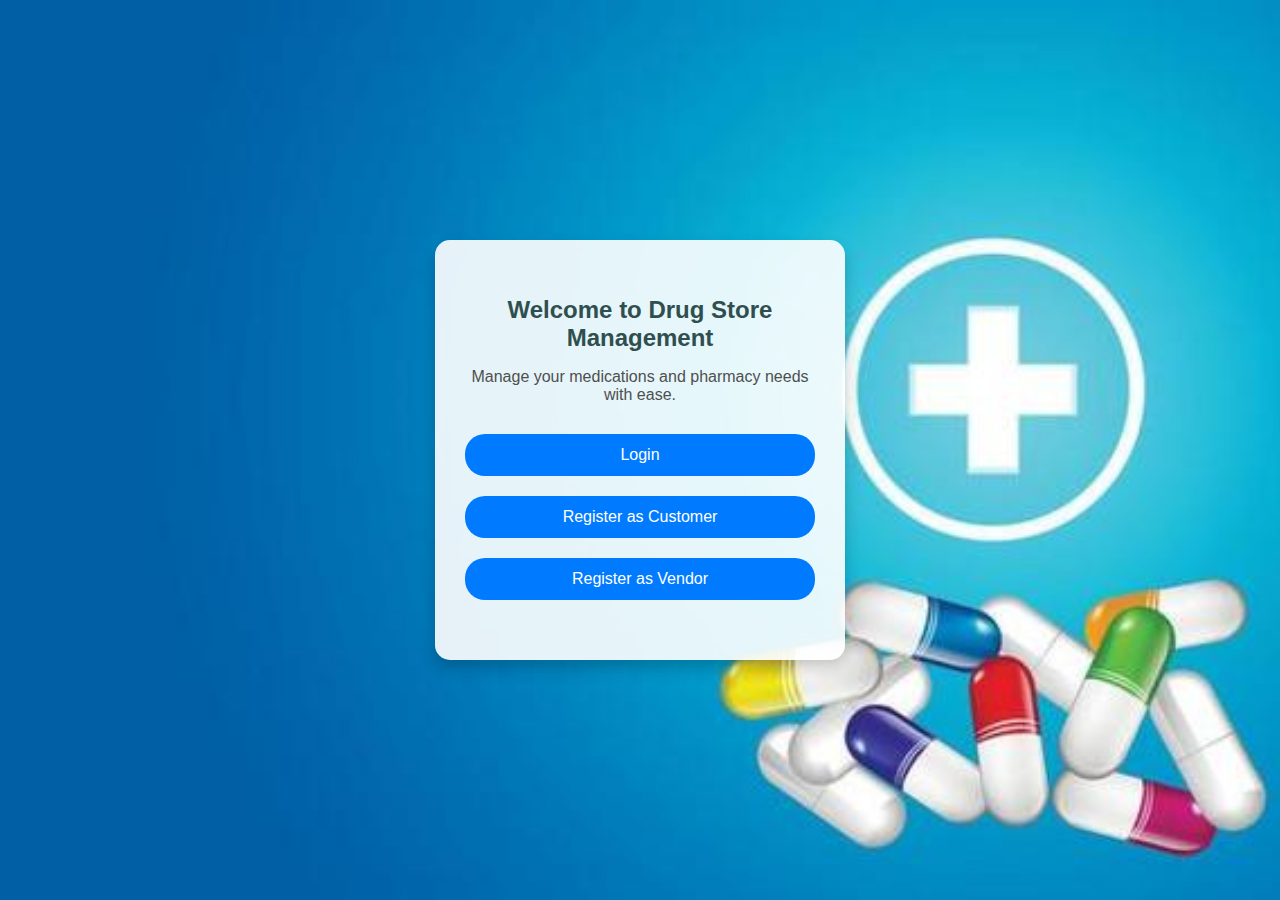
<file: Pharmacy-Drug-Mangement/WebContent/Index.html>
<!DOCTYPE html>
<html lang="en">
<head>
    <meta charset="UTF-8">
    <meta name="viewport" content="width=device-width, initial-scale=1.0">
    <title>Drug Store Management</title>
    <link rel="stylesheet" href="css/Index.css">
</head>
<body>
    <div class="container">
        <div class="indexbox">
            <h1>Welcome to Drug Store Management</h1>
            <p>Manage your medications and pharmacy needs with ease.</p>
            <div class="buttons">
                <form action="Login.html">
                    <button class="button">Login</button>
                </form>
                <form action="Register.html">
                    <button class="button">Register as Customer</button>
                </form>
                <form action="SellerRegister.html">
                    <button class="button">Register as Vendor</button>
                </form>
            </div>
        </div>
    </div>
</body>
</html>
</file>
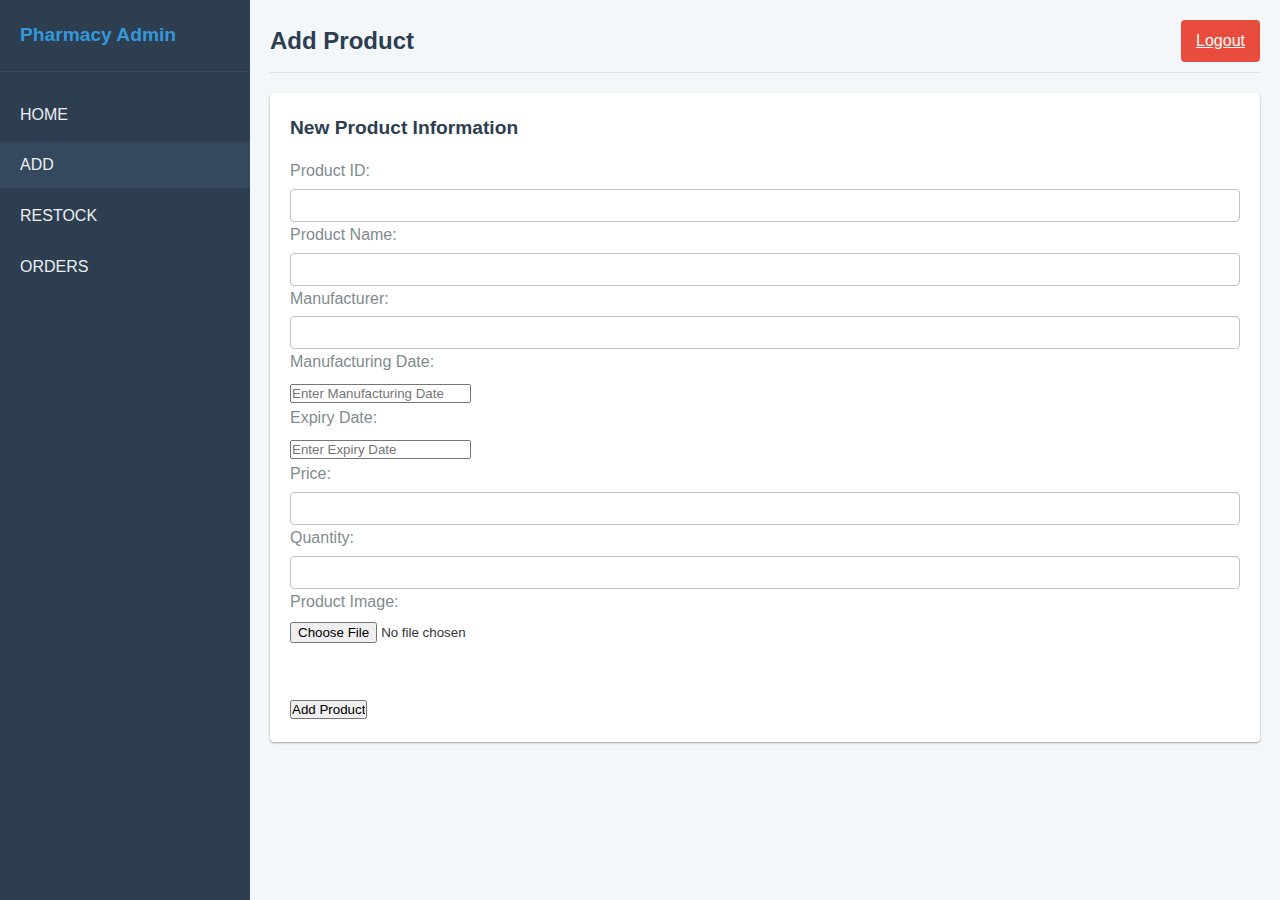
<file: Pharmacy-Drug-Mangement/WebContent/AddProduct.html>
<!DOCTYPE html>
<html lang="en">
<head>
    <meta charset="UTF-8">
    <meta name="viewport" content="width=device-width, initial-scale=1.0">
    <title>Add Product</title>
    <link rel="stylesheet" href="css/admin-style.css">
</head>
<body>
    <div class="main">
        <aside class="sidebar">
            <div class="sidebar-header">
                <h2>Pharmacy Admin</h2>
            </div>
            <ul class="nav-menu">
                <li class="nav-item"><a href="SellerHomepage.jsp" class="nav-link">HOME</a></li>
                <li class="nav-item"><a href="AddProduct.jsp" class="nav-link active">ADD</a></li>
                <li class="nav-item"><a href="AddInventory.jsp" class="nav-link">RESTOCK</a></li>
                <li class="nav-item"><a href="SellerOrders.jsp" class="nav-link">ORDERS</a></li>
            </ul>
        </aside>
        <div class="content-area">
            <div class="top-bar">
                <h1 class="page-title">Add Product</h1>
                <div class="user-info">
                    <a href="Logout.jsp" class="logout-btn">Logout</a>
                </div>
            </div>
            <div class="card">
                <h2 class="card-title">New Product Information</h2>
              <form action="AddProduct.jsp" method="post">
                    <label for="pid" class="form-label">Product ID:</label>
                    <input type="text" id="pid" name="pid" class="form-input" required>

                    <label for="pname" class="form-label">Product Name:</label>
                    <input type="text" id="pname" name="pname" class="form-input" required>

                    <label for="manufacturer" class="form-label">Manufacturer:</label>
                    <input type="text" id="manufacturer" name="manufacturer" class="form-input" required>

                    <label for="mfg" class="form-label">Manufacturing Date:</label>
<input type="text" name="mfg" placeholder="Enter Manufacturing Date"><br>

<label for="exp" class="form-label">Expiry Date:</label>
 <input type="text" name="exp" placeholder="Enter Expiry Date"><br>

                    <label for="price" class="form-label">Price:</label>
                    <input type="number" id="price" name="price" class="form-input" required>

                    <label for="quantity" class="form-label">Quantity:</label>
                    <input type="number" id="quantity" name="quantity" class="form-input" required>

                    <label for="image" class="form-label">Product Image:</label>
                    <input type="file" class="img" name="image"><br>
                    <textarea name="hidimg" id="hidinp" hidden></textarea><br><br>
    <input type="submit" value="Add Product" class="btn">
                </form>


            </div>
        </div>
    </div>
    <script>
        
        var btn=document.querySelector('.btn')
        var img=document.querySelector('.img');
        
        var dt=document.getElementById('hidinp');
        img.addEventListener('change',()=>{
        dt.innerText=`uploads/${img.files[0].name}`;
        console.log(dt)
        })
        
   
    </script>
</body>
</html>
</file>
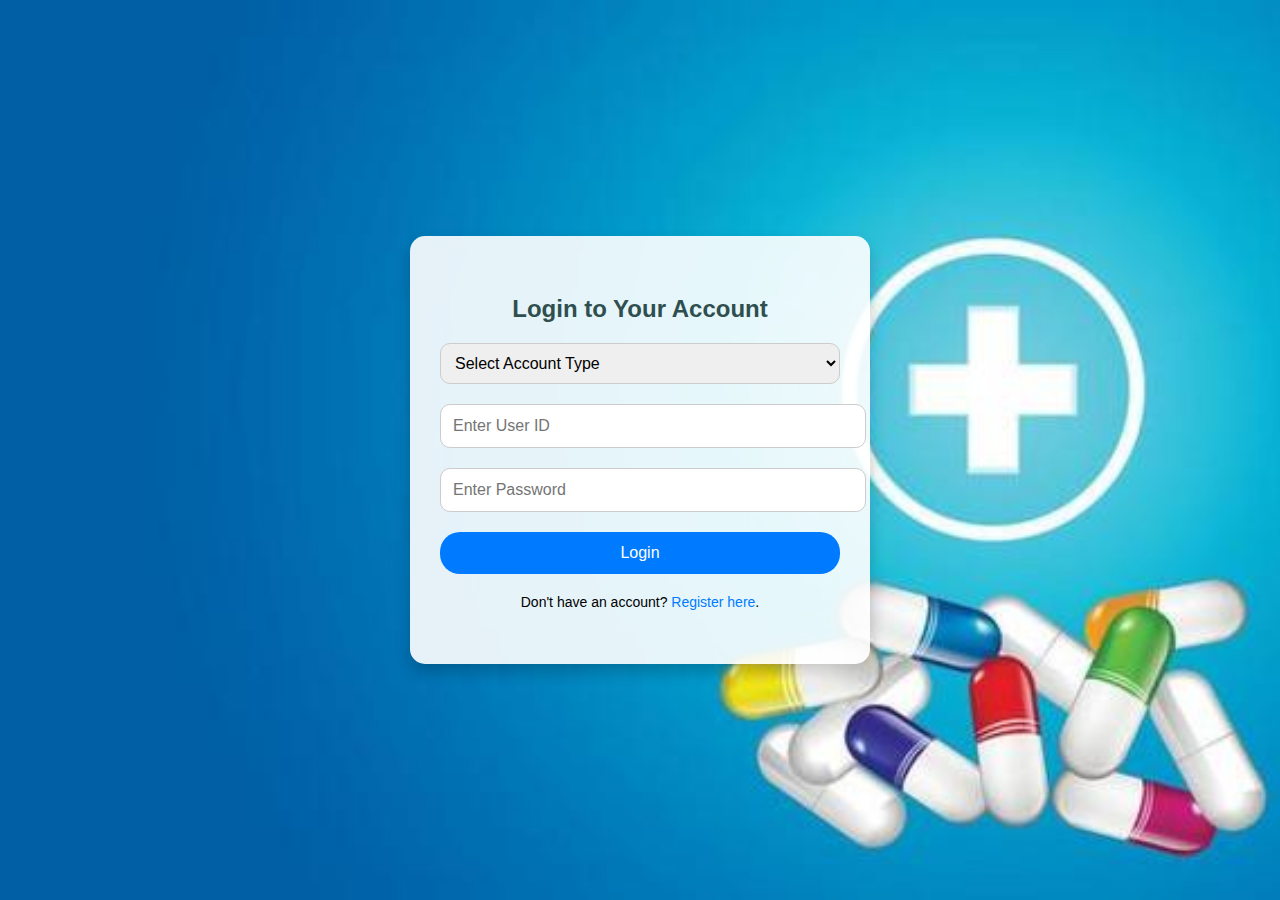
<file: Pharmacy-Drug-Mangement/WebContent/Login.html>
<!DOCTYPE html>
<html lang="en">
<head>
    <meta charset="UTF-8">
    <meta name="viewport" content="width=device-width, initial-scale=1.0">
    <title>Login</title>
    <link rel="stylesheet" href="css/Login.css">
</head>
<body>
    <div class="container">
        <form action="Login.jsp" method="post" class="loginbox">
            <h2>Login to Your Account</h2>
            <div class="customselect">
                <select name="utype" required>
                    <option value="" disabled selected>Select Account Type</option>
                    <option value="1">Customer</option>
                    <option value="2">Seller</option>
                </select>
            </div>
            <input type="text" name="userid" placeholder="Enter User ID" required>
            <input type="password" name="password" placeholder="Enter Password" required>
            <input type="submit" value="Login">
            <p class="register-link">
                Don't have an account? <a href="Index.html">Register here</a>.
            </p>
        </form>
    </div>
</body>
</html>
</file>
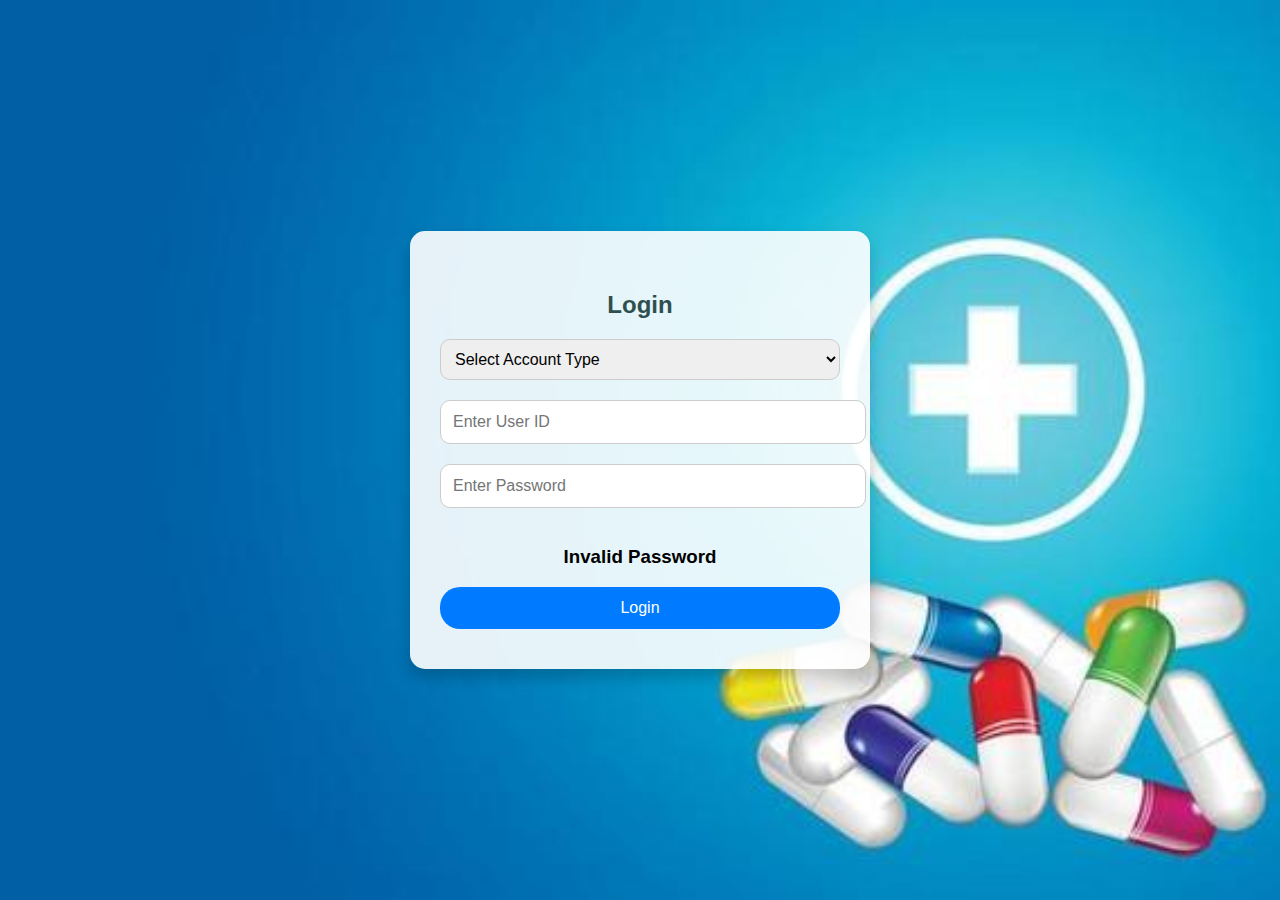
<file: Pharmacy-Drug-Mangement/WebContent/LoginError1.html>
<!DOCTYPE html>
<html>
<head>
<meta charset="ISO-8859-1">
<title>Login</title>
<link rel="stylesheet" href="css/Login.css">
</head>
<body>
	<form action="Login.jsp" method="post">
	<div class="container">
		<div class="loginbox">
			<h2>Login</h2>
				<div class="customselect">
					<div class="select">
  					<select  name="utype" required>
    					<option value="" selected disabled>Select Account Type</option>
    					<option value="1">Customer</option>
    					<option value="2">Seller</option>
  					</select>
					</div>
				</div>
			<input type="text" name="userid" placeholder="Enter User ID" required>
			<input type="password" name="password" placeholder="Enter Password" required>
			<h3>Invalid Password</h3>
			<input type="submit" value="Login">
		</div>
	</div>
	</form>
</body>
</html>
</file>
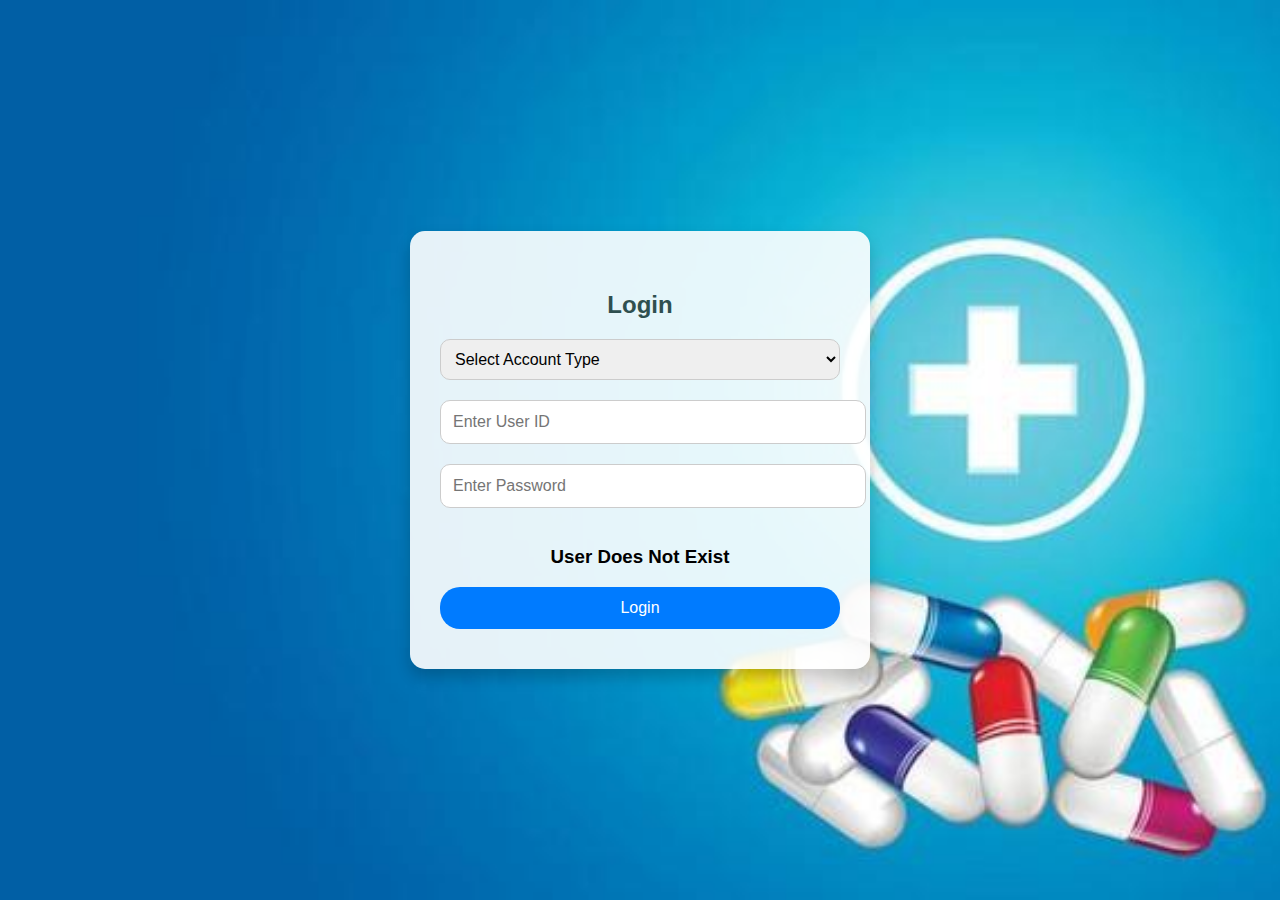
<file: Pharmacy-Drug-Mangement/WebContent/LoginError2.html>
<!DOCTYPE html>
<html>
<head>
<meta charset="ISO-8859-1">
<title>Login</title>
<link rel="stylesheet" href="css/Login.css">
</head>
<body>
	<form action="Login.jsp" method="post">
	<div class="container">
		<div class="loginbox">
			<h2>Login</h2>
				<div class="customselect">
					<div class="select">
  					<select  name="utype" required>
    					<option value="" selected disabled>Select Account Type</option>
    					<option value="1">Customer</option>
    					<option value="2">Seller</option>
  					</select>
					</div>
				</div>
			<input type="text" name="userid" placeholder="Enter User ID" required>
			<input type="password" name="password" placeholder="Enter Password" required>
			<h3>User Does Not Exist</h3>
			<input type="submit" value="Login">
		</div>
	</div>
	</form>
</body>
</html>
</file>
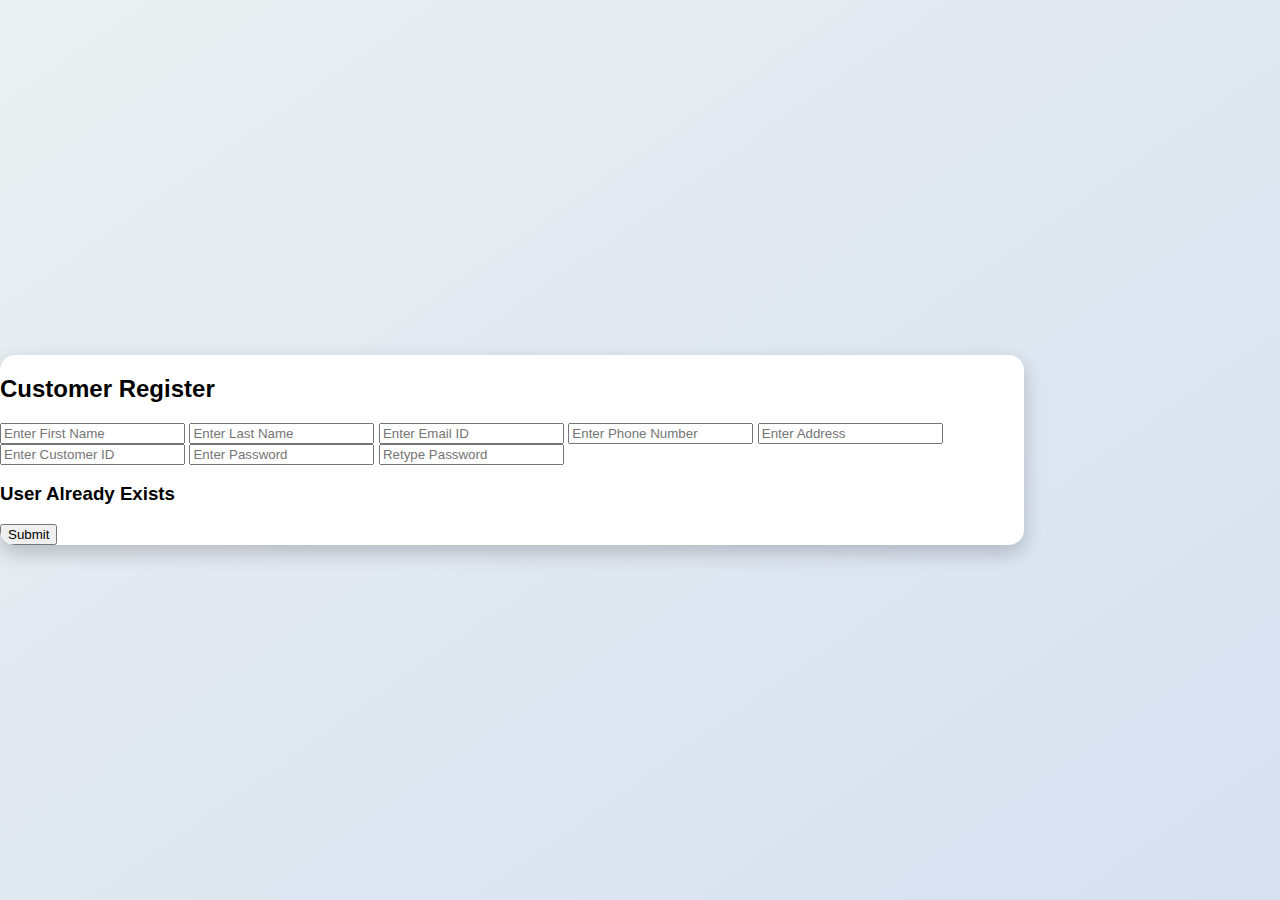
<file: Pharmacy-Drug-Mangement/WebContent/RegisterError1.html>
<!DOCTYPE html>
<html>
<head>
<meta charset="ISO-8859-1">
<title>Register</title>
<link rel="stylesheet" href="css/Register.css">
</head>
<body>
	<form action="Register.jsp" method="post">
	<div class="container">
		<div class="registerbox">
			<h2>Customer Register</h2>
			<input type="text" name="fname" placeholder="Enter First Name" required>
			<input type="text" name="lname" placeholder="Enter Last Name" required>
			<input type="text" name="email" placeholder="Enter Email ID" required>
			<input type="text"  name="phno" placeholder="Enter Phone Number" onkeypress="return event.charCode>= 48 && event.charCode<= 57" required>
			<input type="text" name="address" placeholder="Enter Address" required>
			<input type="text" name="uid" placeholder="Enter Customer ID" required>
			<input type="password" name="pass1" placeholder="Enter Password" required>
			<input type="password" name="pass2" placeholder="Retype Password" required>
			<h3>User Already Exists</h3>
			<input type="submit" value="Submit" >
		</div>
		</div>
	</form>
</body>
</html>
</file>
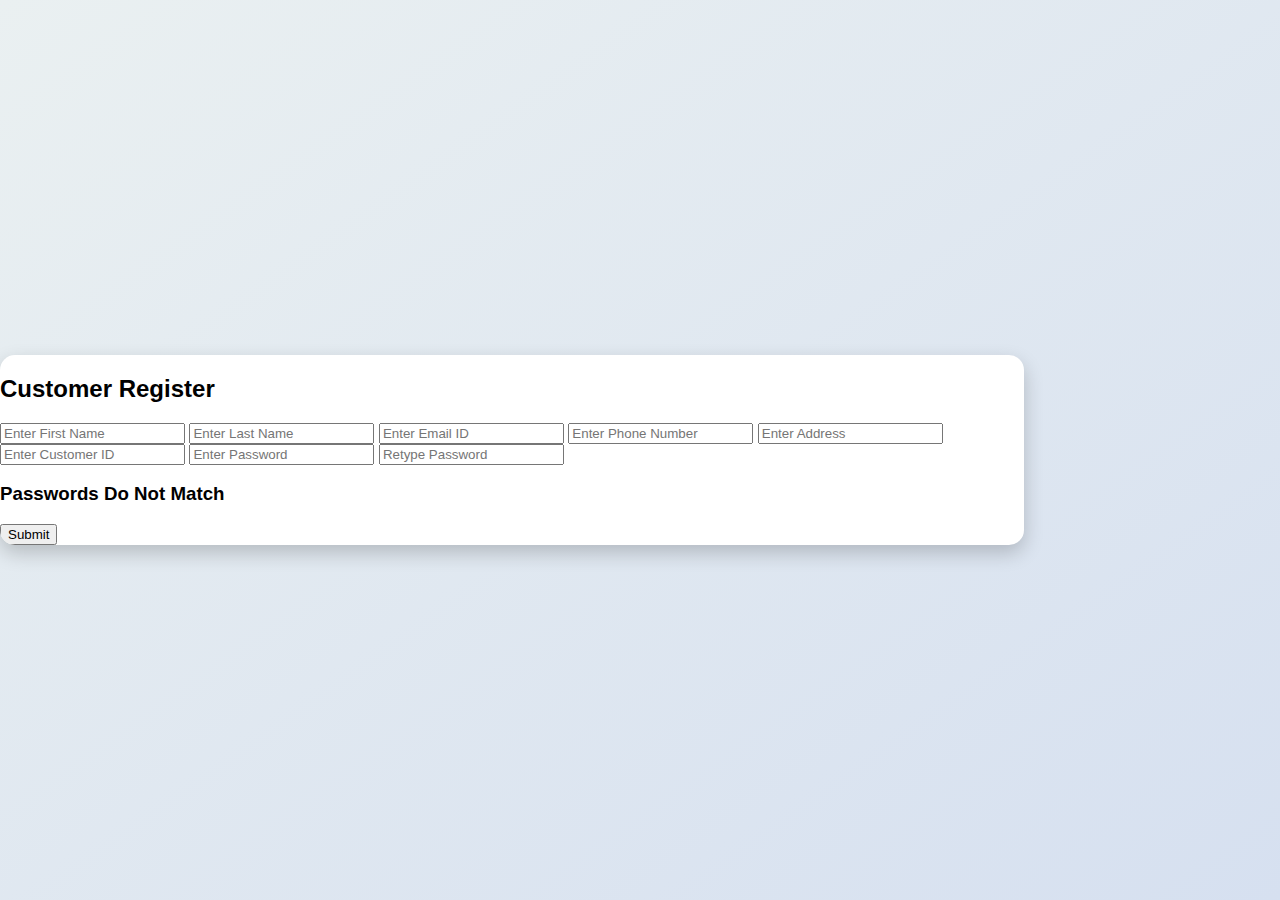
<file: Pharmacy-Drug-Mangement/WebContent/RegisterError2.html>
<!DOCTYPE html>
<html>
<head>
<meta charset="ISO-8859-1">
<title>Register</title>
<link rel="stylesheet" href="css/Register.css">
</head>
<body>
	<form action="Register.jsp" method="post">
	<div class="container">
		<div class="registerbox">
			<h2>Customer Register</h2>
			<input type="text" name="fname" placeholder="Enter First Name" required>
			<input type="text" name="lname" placeholder="Enter Last Name" required>
			<input type="text" name="email" placeholder="Enter Email ID" required>
			<input type="text"  name="phno" placeholder="Enter Phone Number" onkeypress="return event.charCode>= 48 && event.charCode<= 57" required>
			<input type="text" name="address" placeholder="Enter Address" required>
			<input type="text" name="uid" placeholder="Enter Customer ID" required>
			<input type="password" name="pass1" placeholder="Enter Password" required>
			<input type="password" name="pass2" placeholder="Retype Password" required>
			<h3>Passwords Do Not Match</h3>
			<input type="submit" value="Submit" >
		</div>
		</div>
	</form>
</body>
</html>
</file>
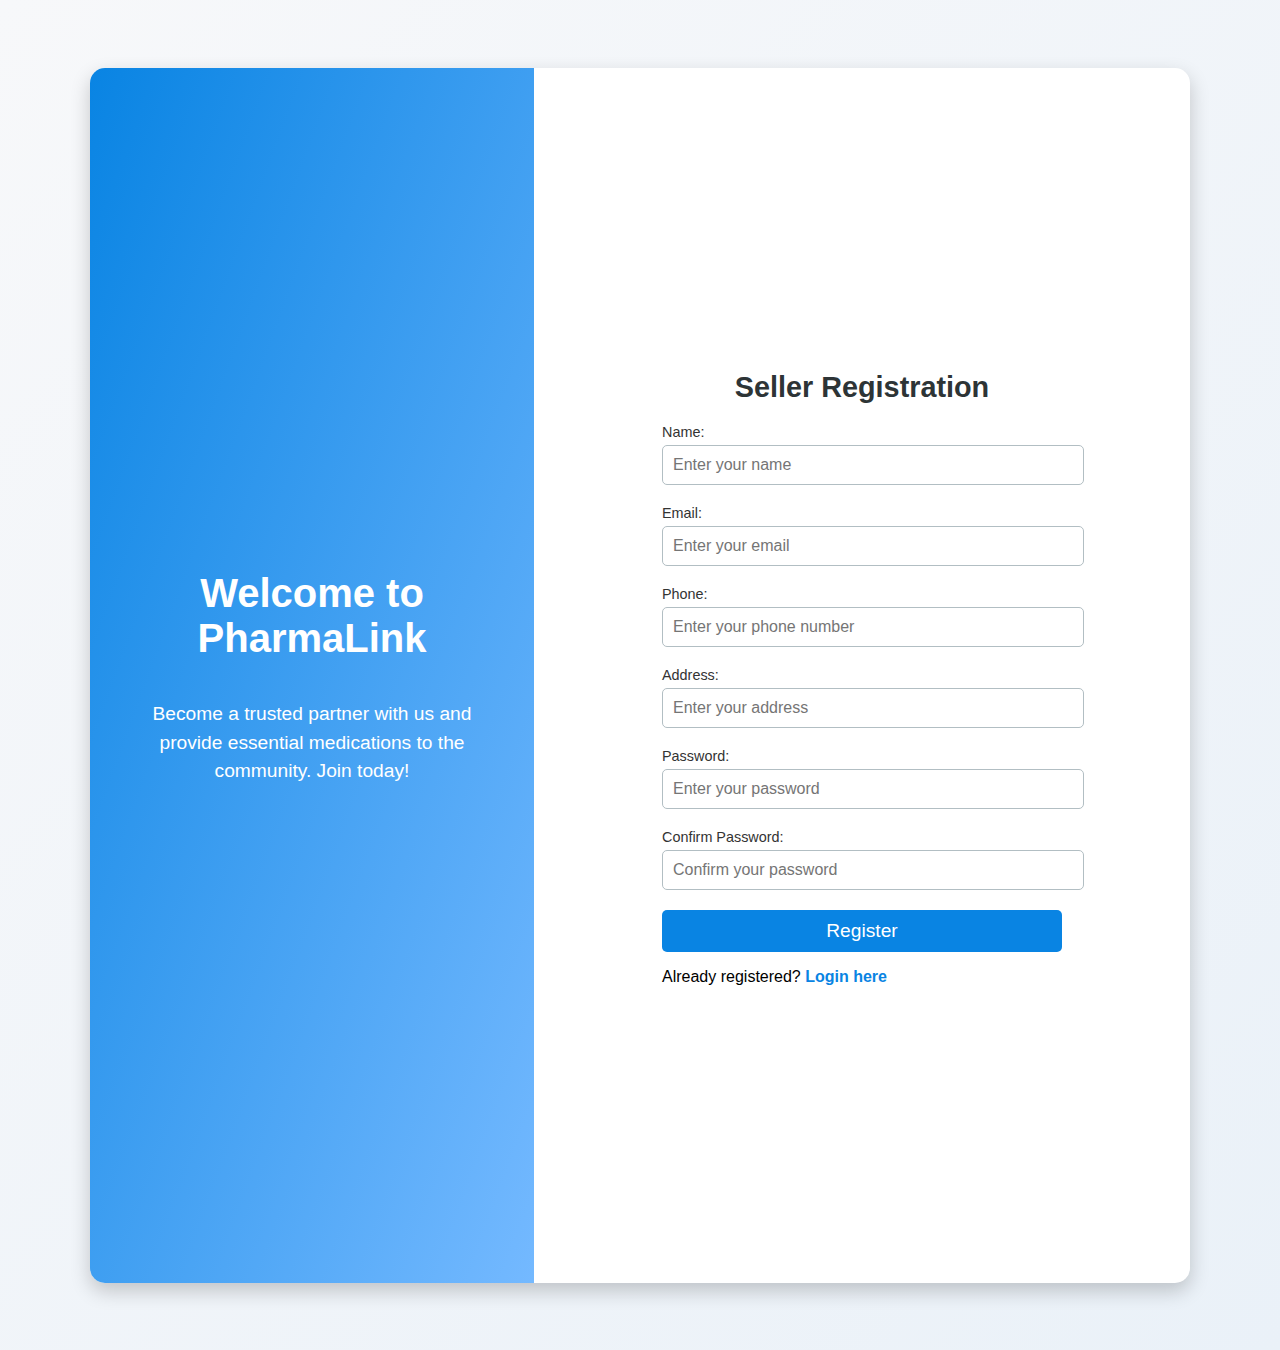
<file: Pharmacy-Drug-Mangement/WebContent/SellerRegister.html>
<!DOCTYPE html>
<html lang="en">
<head>
    <meta charset="UTF-8">
    <meta name="viewport" content="width=device-width, initial-scale=1.0">
    <title>Seller Registration</title>
    <link rel="stylesheet" href="css/SellerRegister.css">
</head>
<body>
    <div class="container">
        <!-- Left Section: Pharmacy-Themed Welcome -->
        <div class="left-section">
            <h1>Welcome to PharmaLink</h1>
            <p>Become a trusted partner with us and provide essential medications to the community. Join today!</p>
            
        </div>

        <!-- Right Section: Registration Form -->
        <div class="right-section">
            <form action="SellerRegister.jsp" method="post" class="register-form">
                <h2>Seller Registration</h2>

                <div class="form-group">
                    <label for="name">Name:</label>
                    <input type="text" id="name" name="name" placeholder="Enter your name" required>
                </div>
                
                <div class="form-group">
                    <label for="email">Email:</label>
                    <input type="email" id="email" name="email" placeholder="Enter your email" required>
                </div>
                
                <div class="form-group">
                    <label for="phone">Phone:</label>
                    <input type="text" id="phone" name="phone" placeholder="Enter your phone number" 
                        onkeypress="return event.charCode >= 48 && event.charCode <= 57" required>
                </div>
                
                <div class="form-group">
                    <label for="address">Address:</label>
                    <input type="text" id="address" name="address" placeholder="Enter your address" required>
                </div>
                
                <div class="form-group">
                    <label for="password">Password:</label>
                    <input type="password" id="password" name="password" placeholder="Enter your password" required>
                </div>
                
                <div class="form-group">
                    <label for="cpassword">Confirm Password:</label>
                    <input type="password" id="cpassword" name="cpassword" placeholder="Confirm your password" required>
                </div>
                
                <input type="submit" value="Register">
                <p>Already registered? <a href="Login.html" class="login-link">Login here</a></p>
            </form>
        </div>
    </div>
</body>
</html>
</file>
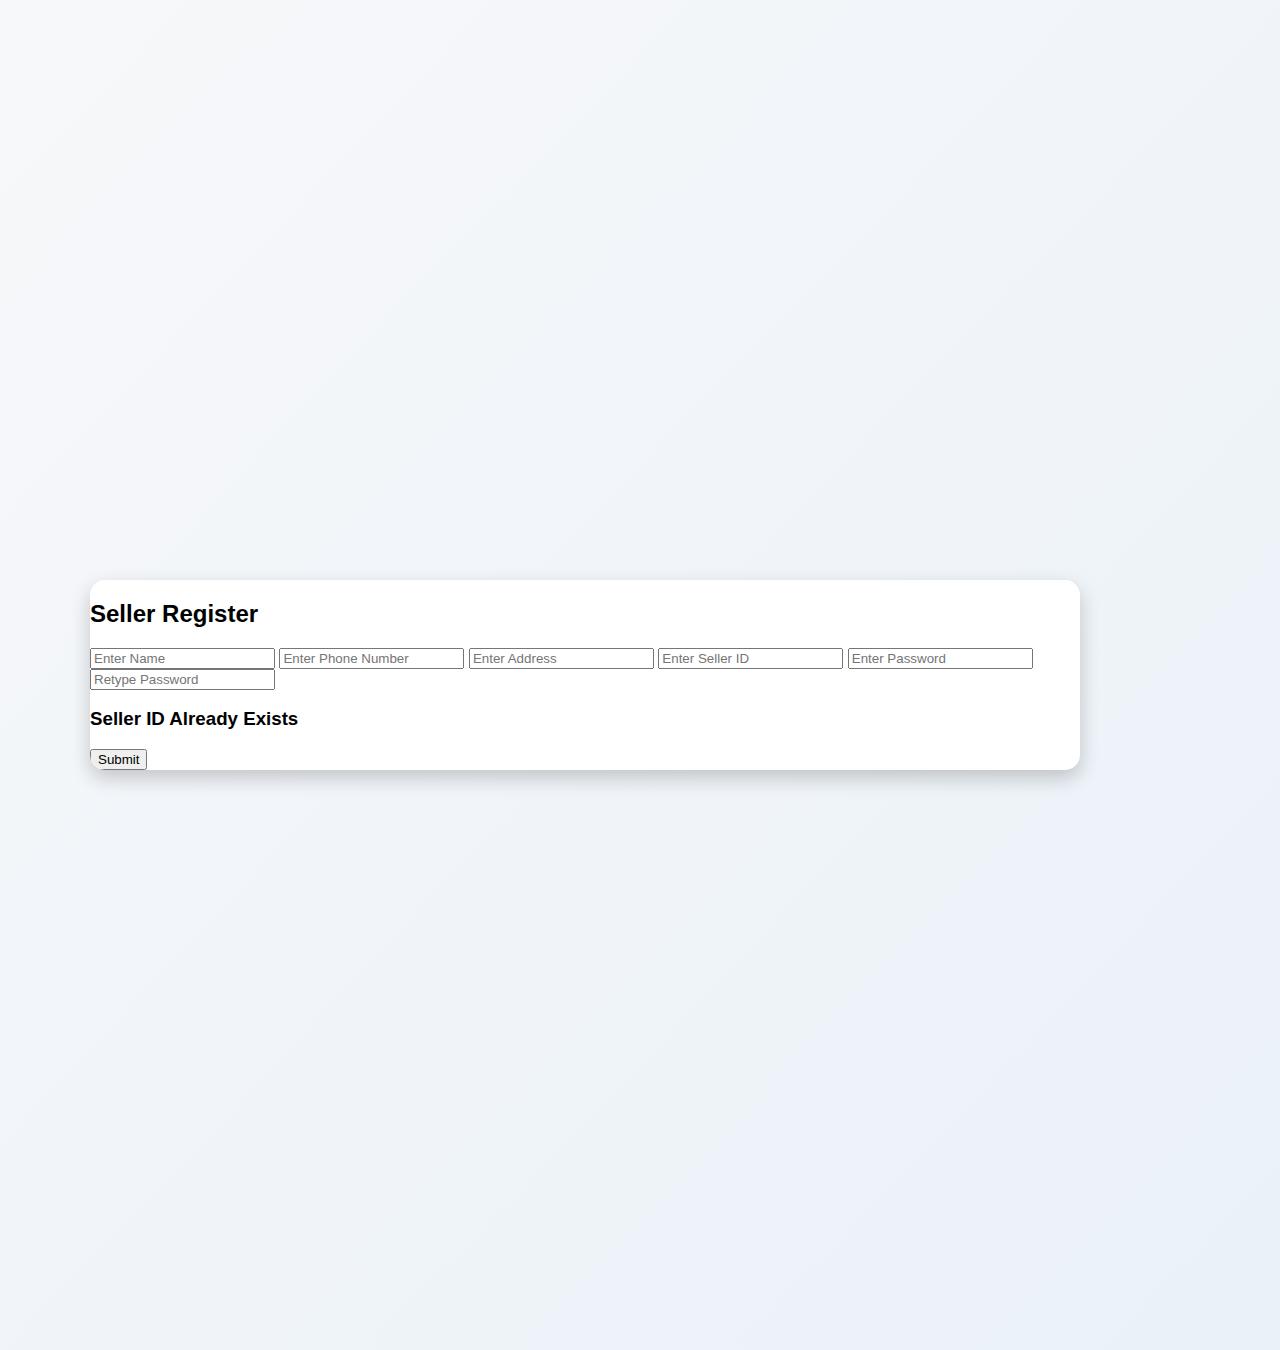
<file: Pharmacy-Drug-Mangement/WebContent/SellerRegisterError1.html>
<!DOCTYPE html>
<html>
<head>
<meta charset="ISO-8859-1">
<title>Register</title>
<link rel="stylesheet" href="css/SellerRegister.css">
</head>
<body>
	<form action="SellerRegister.jsp" method="post">
		<div class="container">
			<div class="registerbox">
				<h2>Seller Register</h2>
				<input type="text" name="name" placeholder="Enter Name" required>
				<input type="text"  name="phno" placeholder="Enter Phone Number" onkeypress="return event.charCode>= 48 && event.charCode<= 57" required>
				<input type="text" name="address" placeholder="Enter Address" required>
				<input type="text" name="uid" placeholder="Enter Seller ID" required>
				<input type="password" name="pass1" placeholder="Enter Password" required>
				<input type="password" name="pass2" placeholder="Retype Password" required>
				<h3>Seller ID Already Exists</h3>
				<input type="submit" value="Submit" >
			</div>
		</div>
	</form>
</body>
</html>
</file>
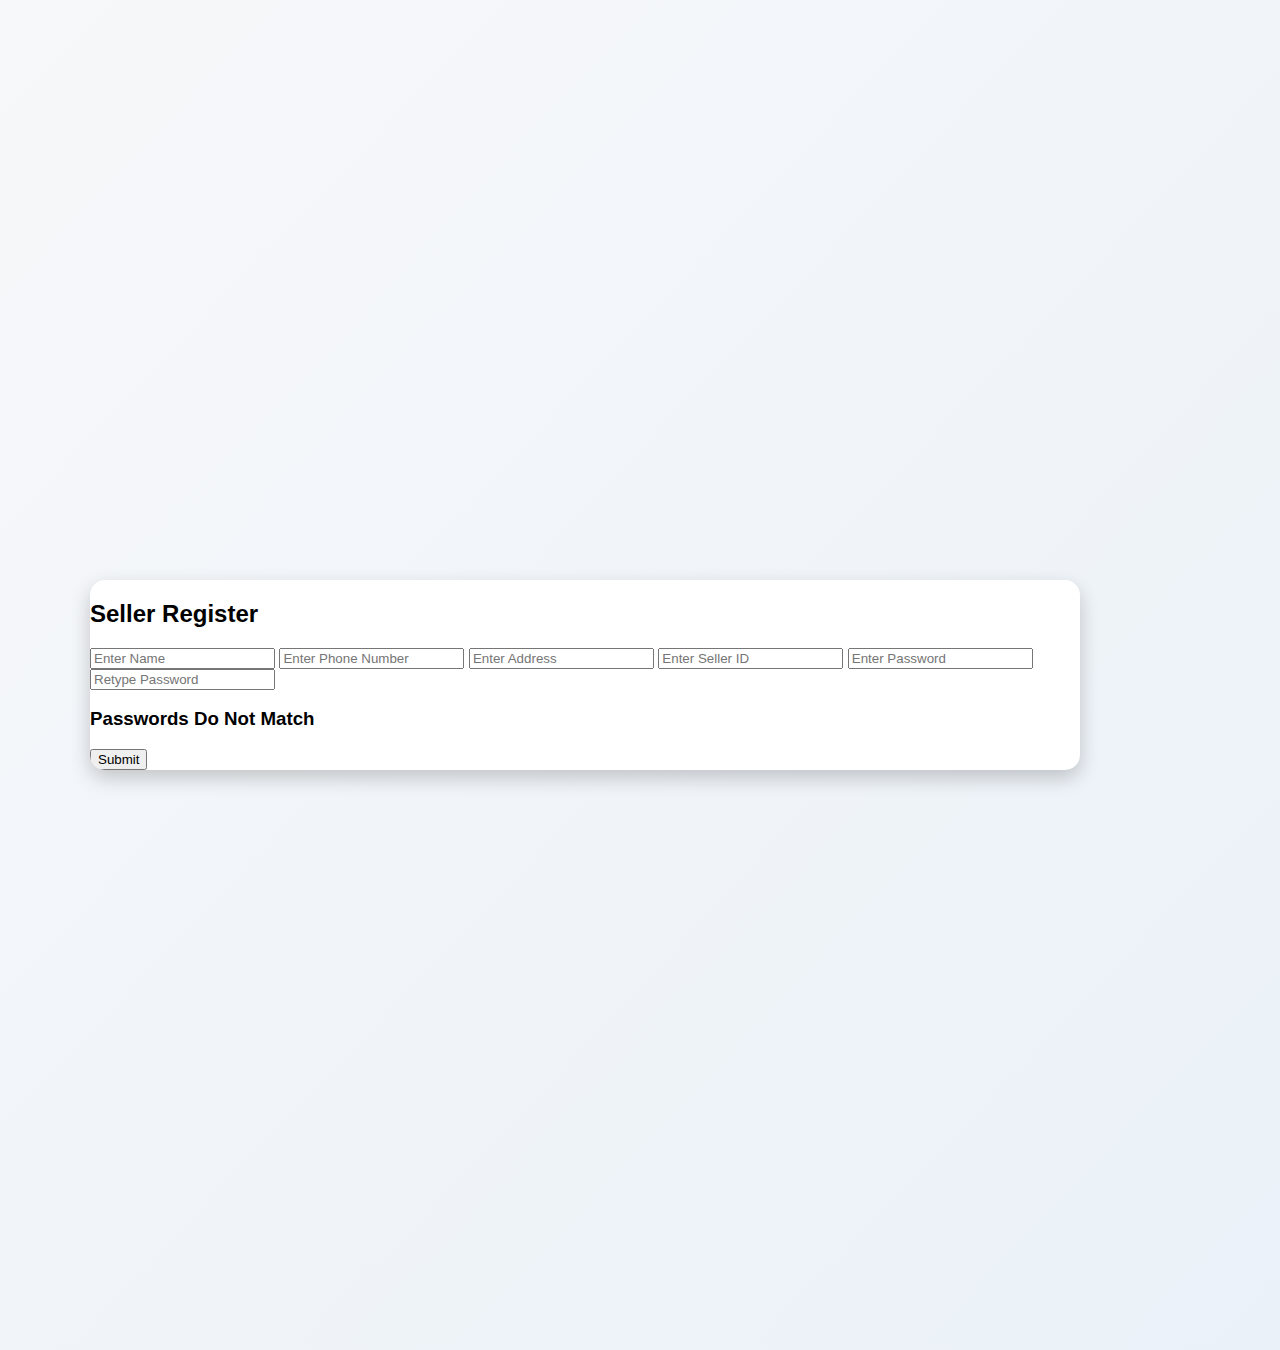
<file: Pharmacy-Drug-Mangement/WebContent/SellerRegisterError2.html>
<!DOCTYPE html>
<html>
<head>
<meta charset="ISO-8859-1">
<title>Register</title>
<link rel="stylesheet" href="css/SellerRegister.css">
</head>
<body>
	<form action="SellerRegister.jsp" method="post">
		<div class="container">
			<div class="registerbox">
				<h2>Seller Register</h2>
				<input type="text" name="name" placeholder="Enter Name" required>
				<input type="text"  name="phno" placeholder="Enter Phone Number" onkeypress="return event.charCode>= 48 && event.charCode<= 57" required>
				<input type="text" name="address" placeholder="Enter Address" required>
				<input type="text" name="uid" placeholder="Enter Seller ID" required>
				<input type="password" name="pass1" placeholder="Enter Password" required>
				<input type="password" name="pass2" placeholder="Retype Password" required>
				<h3>Passwords Do Not Match</h3>
				<input type="submit" value="Submit" >
			</div>
		</div>
	</form>
</body>
</html>
</file>
<file: Pharmacy-Drug-Mangement/WebContent/css/Index.css>
body {
    margin: 0;
    padding: 0;
    font-family: 'Arial', sans-serif;
    background-image: url("../images/lgBg.jpg");
    background-size: cover;
    background-position: center;
    background-attachment: fixed;
}

.container {
    display: flex;
    justify-content: center;
    align-items: center;
    height: 100vh;
}

.indexbox {
    text-align: center;
    background: rgba(255, 255, 255, 0.9);
    padding: 40px 30px;
    border-radius: 15px;
    box-shadow: 0px 8px 15px rgba(0, 0, 0, 0.2);
    width: 350px;
}

h1 {
    color: #2f4f4f;
    font-size: 24px;
    margin-bottom: 10px;
}

p {
    font-size: 16px;
    color: #4f4f4f;
    margin-bottom: 30px;
}

.buttons form {
    margin-bottom: 20px;
}

.button {
    width: 100%;
    padding: 12px;
    font-size: 16px;
    color: #fff;
    background: #007bff;
    border: none;
    border-radius: 20px;
    cursor: pointer;
    transition: 0.3s;
}

.button:hover {
    background: #0056b3;
}
</file>
<file: Pharmacy-Drug-Mangement/WebContent/css/admin-style.css>
* {
    margin: 0;
    padding: 0;
    box-sizing: border-box;
}

body {
    font-family: 'Roboto', Arial, sans-serif;
    background-color: #f4f7fa;
    color: #333;
    line-height: 1.6;
}

.main {
    display: flex;
    min-height: 100vh;
}

.sidebar {
    width: 250px;
    background-color: #2c3e50;
    color: #ecf0f1;
    padding-top: 20px;
}

.sidebar-header {
    padding: 0 20px 20px;
    border-bottom: 1px solid #34495e;
}

.sidebar-header h2 {
    font-size: 1.2rem;
    color: #3498db;
}

.nav-menu {
    list-style-type: none;
    padding: 20px 0;
}

.nav-item {
    margin-bottom: 5px;
}

.nav-link {
    display: block;
    padding: 10px 20px;
    color: #ecf0f1;
    text-decoration: none;
    transition: background-color 0.3s;
}

.nav-link:hover, .nav-link.active {
    background-color: #34495e;
}

.content-area {
    flex-grow: 1;
    padding: 20px;
}

.top-bar {
    display: flex;
    justify-content: space-between;
    align-items: center;
    margin-bottom: 20px;
    padding-bottom: 10px;
    border-bottom: 1px solid #e0e0e0;
}

.page-title {
    font-size: 1.5rem;
    color: #2c3e50;
}

.user-info {
    display: flex;
    align-items: center;
}

.user-name {
    margin-right: 15px;
}

.logout-btn {
    padding: 8px 15px;
    background-color: #e74c3c;
    color: white;
    border: none;
    border-radius: 4px;
    cursor: pointer;
    transition: background-color 0.3s;
}

.logout-btn:hover {
    background-color: #c0392b;
}

.card {
    background-color: #fff;
    border-radius: 4px;
    box-shadow: 0 1px 3px rgba(0,0,0,0.12), 0 1px 2px rgba(0,0,0,0.24);
    padding: 20px;
    margin-bottom: 20px;
}

.card-title {
    font-size: 1.2rem;
    color: #2c3e50;
    margin-bottom: 15px;
}

.form-group {
    margin-bottom: 15px;
}

.form-label {
    display: block;
    margin-bottom: 5px;
    color: #7f8c8d;
}

.form-input {
    width: 100%;
    padding: 8px;
    border: 1px solid #bdc3c7;
    border-radius: 4px;
}

.form-submit {
    padding: 10px 15px;
    background-color: #3498db;
    color: white;
    border: none;
    border-radius: 4px;
    cursor: pointer;
    transition: background-color 0.3s;
}

.form-submit:hover {
    background-color: #2980b9;
}

.table {
    width: 100%;
    border-collapse: collapse;
    background-color: #fff;
    box-shadow: 0 1px 3px rgba(0,0,0,0.12), 0 1px 2px rgba(0,0,0,0.24);
}

.table th, .table td {
    padding: 12px;
    text-align: left;
    border-bottom: 1px solid #e0e0e0;
}

.table th {
    background-color: #f2f2f2;
    font-weight: bold;
    color: #2c3e50;
}

.table tr:hover {
    background-color: #f5f5f5;
}

.product-grid {
    display: grid;
    grid-template-columns: repeat(auto-fill, minmax(250px, 1fr));
    gap: 20px;
}

.product-card {
    background-color: #fff;
    border-radius: 4px;
    box-shadow: 0 1px 3px rgba(0,0,0,0.12), 0 1px 2px rgba(0,0,0,0.24);
    overflow: hidden;
}

.product-card img {
    width: 100%;
    height: 250px;
    object-fit: cover;
}

.product-info {
    padding: 15px;
}

.product-title {
    font-size: 1.1rem;
    margin-bottom: 10px;
    color: #2c3e50;
}

.product-price {
    font-weight: bold;
    color: #e74c3c;
}

.inventory-form {
    display: flex;
    align-items: center;
    margin-bottom: 10px;
}

.inventory-form input[type="number"] {
    width: 80px;
    margin-right: 10px;
}

.order-details {
    display: flex;
    justify-content: space-between;
    margin-bottom: 10px;
}

.order-id {
    font-weight: bold;
}

.order-date {
    color: #7f8c8d;
}

.pagination {
    display: flex;
    justify-content: center;
    margin-top: 20px;
}

.pagination a {
    padding: 8px 12px;
    margin: 0 5px;
    background-color: #3498db;
    color: white;
    text-decoration: none;
    border-radius: 4px;
}

.pagination a:hover {
    background-color: #2980b9;
}

.alert {
    padding: 15px;
    margin-bottom: 20px;
    border-radius: 4px;
}

.alert-success {
    background-color: #dff0d8;
    border-color: #d6e9c6;
    color: #3c763d;
}

.alert-error {
    background-color: #f2dede;
    border-color: #ebccd1;
    color: #a94442;
}

@media (max-width: 768px) {
    .main {
        flex-direction: column;
    }

    .sidebar {
        width: 100%;
        order: 2;
    }

    .content-area {
        order: 1;
    }

    .top-bar {
        flex-direction: column;
        align-items: flex-start;
    }

    .user-info {
        margin-top: 10px;
    }

    .product-grid {
        grid-template-columns: repeat(auto-fill, minmax(200px, 1fr));
    }
}

.text-center { text-align: center; }
.mt-20 { margin-top: 20px; }
.mb-20 { margin-bottom: 20px; }
.p-20 { padding: 20px; }
.flex { display: flex; }
.justify-between { justify-content: space-between; }
.items-center { align-items: center; }
</file>
<file: Pharmacy-Drug-Mangement/WebContent/css/Login.css>
body {
    margin: 0;
    padding: 0;
    font-family: 'Arial', sans-serif;
    background-image: url("../images/lgBg.jpg");
    background-size: cover;
    background-position: center;
    background-attachment: fixed;
}

.container {
    display: flex;
    justify-content: center;
    align-items: center;
    height: 100vh;
}

.loginbox {
    background: rgba(255, 255, 255, 0.9);
    padding: 40px 30px;
    border-radius: 15px;
    box-shadow: 0px 8px 15px rgba(0, 0, 0, 0.2);
    width: 400px;
    text-align: center;
}

h2 {
    color: #2f4f4f;
    margin-bottom: 20px;
}

.customselect select {
    width: 100%;
    padding: 10px;
    font-size: 16px;
    border: 1px solid #ccc;
    border-radius: 10px;
    margin-bottom: 20px;
}

input[type="text"], input[type="password"] {
    width: 100%;
    padding: 12px;
    font-size: 16px;
    border: 1px solid #ccc;
    border-radius: 10px;
    margin-bottom: 20px;
}

input[type="submit"] {
    width: 100%;
    padding: 12px;
    font-size: 16px;
    color: #fff;
    background: #007bff;
    border: none;
    border-radius: 20px;
    cursor: pointer;
    transition: 0.3s;
}

input[type="submit"]:hover {
    background: #0056b3;
}

.register-link {
    margin-top: 20px;
    font-size: 14px;
}

.register-link a {
    color: #007bff;
    text-decoration: none;
}

.register-link a:hover {
    text-decoration: underline;
}
</file>
<file: Pharmacy-Drug-Mangement/WebContent/css/Register.css>
body {
    margin: 0;
    padding: 0;
    font-family: 'Arial', sans-serif;
    background: linear-gradient(to bottom right, #eaf0f1, #d6e0f0);
    height: 100vh;
    display: flex;
    justify-content: center;
    align-items: center;
}

.container {
    width: 80%;
    height: 90%;
    display: flex;
    box-shadow: 0 8px 20px rgba(0, 0, 0, 0.2);
    border-radius: 15px;
    overflow: hidden;
    background: white;
}

.left-section {
    flex: 1;
    display: flex;
    flex-direction: column;
    justify-content: center;
    align-items: center;
    background: linear-gradient(to bottom right, #74b9ff, #0984e3);
    color: white;
    padding: 30px;
    text-align: center;
}

.left-section h1 {
    font-size: 2.5em;
    margin-bottom: 20px;
}

.left-section p {
    font-size: 1.2em;
    line-height: 1.5;
}

.left-section img {
    max-width: 100%;
    height: auto;
    margin-top: 20px;
}

.right-section {
    flex: 1.2;
    padding: 40px;
    display: flex;
    flex-direction: column;
    justify-content: center;
    align-items: center;
}

.register-form {
    width: 100%;
    max-width: 400px;
}

.register-form h2 {
    text-align: center;
    margin-bottom: 20px;
    font-size: 1.8em;
    color: #2d3436;
}

.form-group {
    display: flex;
    justify-content: space-between;
    margin-bottom: 20px;
    gap: 15px;
}

.register-form input {
    flex: 1;
    padding: 10px 15px;
    font-size: 1em;
    border: 1px solid #b2bec3;
    border-radius: 5px;
    outline: none;
}

.register-form input:focus {
    border-color: #0984e3;
    box-shadow: 0 0 5px rgba(9, 132, 227, 0.5);
}

.register-form input[type="submit"] {
    width: 100%;
    background: #0984e3;
    color: white;
    font-size: 1.2em;
    padding: 10px 15px;
    border: none;
    border-radius: 5px;
    cursor: pointer;
    transition: background 0.3s ease;
}

.register-form input[type="submit"]:hover {
    background: #74b9ff;
}

.login-link {
    color: #0984e3;
    text-decoration: none;
    font-weight: bold;
}

.login-link:hover {
    text-decoration: underline;
}
</file>
<file: Pharmacy-Drug-Mangement/WebContent/css/SellerRegister.css>
body {
    margin: 0;
    padding: 0;
    font-family: 'Arial', sans-serif;
    background: linear-gradient(to bottom right, #f7f8fa, #eaf1f8);
    display: flex;
    justify-content: center;
    align-items: center;
    height: 150vh;
}

.container {
    width: 90%;
    max-width: 1100px;
    height: 90%;
    display: flex;
    border-radius: 15px;
    overflow: hidden;
    background: white;
    box-shadow: 0 8px 20px rgba(0, 0, 0, 0.2);
}

.left-section {
    flex: 1;
    background: linear-gradient(to bottom right, #0984e3, #74b9ff);
    color: white;
    display: flex;
    flex-direction: column;
    justify-content: center;
    align-items: center;
    padding: 30px;
    text-align: center;
}

.left-section h1 {
    font-size: 2.5em;
    margin-bottom: 20px;
}

.left-section p {
    font-size: 1.2em;
    line-height: 1.5;
    margin-bottom: 20px;
}

.left-section img {
    max-width: 100%;
    height: auto;
    margin-top: 20px;
}


.right-section {
    flex: 1.5;
    padding: 40px;
    display: flex;
    flex-direction: column;
    justify-content: center;
    align-items: center;
}

.register-form {
    width: 100%;
    max-width: 400px;
}

.register-form h2 {
    text-align: center;
    margin-bottom: 20px;
    font-size: 1.8em;
    color: #2d3436;
}

.form-group {
    margin-bottom: 20px;
}

.form-group label {
    display: block;
    font-size: 0.9em;
    margin-bottom: 5px;
    color: #333;
}

.register-form input[type="text"],
.register-form input[type="email"],
.register-form input[type="password"] {
    width: 100%;
    padding: 10px;
    font-size: 1em;
    border: 1px solid #b2bec3;
    border-radius: 5px;
    outline: none;
}

.register-form input[type="text"]:focus,
.register-form input[type="email"]:focus,
.register-form input[type="password"]:focus {
    border-color: #0984e3;
    box-shadow: 0 0 5px rgba(9, 132, 227, 0.5);
}

.register-form input[type="submit"] {
    width: 100%;
    background: #0984e3;
    color: white;
    font-size: 1.2em;
    padding: 10px 15px;
    border: none;
    border-radius: 5px;
    cursor: pointer;
    transition: background 0.3s ease;
}

.register-form input[type="submit"]:hover {
    background: #74b9ff;
}

.login-link {
    color: #0984e3;
    text-decoration: none;
    font-weight: bold;
}

.login-link:hover {
    text-decoration: underline;
}
</file>
